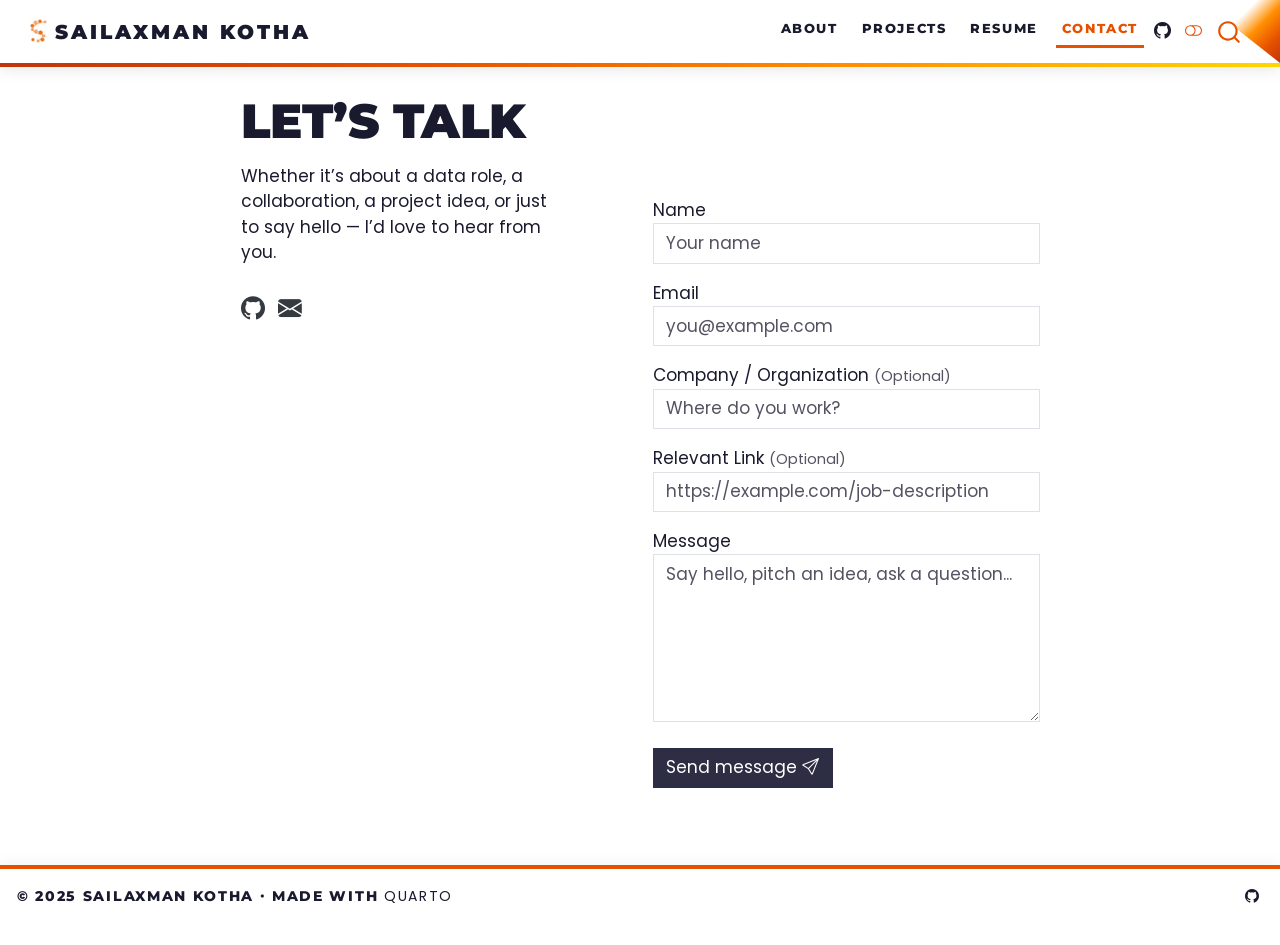
<file: docs/contact.html>
<!DOCTYPE html>
<html xmlns="http://www.w3.org/1999/xhtml" lang="en" xml:lang="en"><head>

<meta charset="utf-8">
<meta name="generator" content="quarto-1.9.37">

<meta name="viewport" content="width=device-width, initial-scale=1.0, user-scalable=yes">


<title>Sailaxman Kotha - Contact – Sailaxman Kotha</title>
<style>
/* Default styles provided by pandoc.
** See https://pandoc.org/MANUAL.html#variables-for-html for config info.
*/
code{white-space: pre-wrap;}
span.smallcaps{font-variant: small-caps;}
div.columns{display: flex; gap: min(4vw, 1.5em);}
div.column{flex: auto; overflow-x: auto;}
div.hanging-indent{margin-left: 1.5em; text-indent: -1.5em;}
ul.task-list{list-style: none;}
ul.task-list li input[type="checkbox"] {
  width: 0.8em;
  margin: 0 0.8em 0.2em -1em; /* quarto-specific, see https://github.com/quarto-dev/quarto-cli/issues/4556 */ 
  vertical-align: middle;
}
</style>


<script src="site_libs/quarto-nav/quarto-nav.js"></script>
<script src="site_libs/quarto-nav/headroom.min.js"></script>
<script src="site_libs/clipboard/clipboard.min.js"></script>
<script src="site_libs/quarto-search/autocomplete.umd.js"></script>
<script src="site_libs/quarto-search/fuse.min.js"></script>
<script src="site_libs/quarto-search/quarto-search.js"></script>
<meta name="quarto:offset" content="./">
<link href="./assets/silvia/img/sk-mark.png" rel="icon" type="image/png">
<script src="site_libs/quarto-html/quarto.js" type="module"></script>
<script src="site_libs/quarto-html/tabsets/tabsets.js" type="module"></script>
<script src="site_libs/quarto-html/popper.min.js"></script>
<script src="site_libs/quarto-html/tippy.umd.min.js"></script>
<script src="site_libs/quarto-html/anchor.min.js"></script>
<link href="site_libs/quarto-html/tippy.css" rel="stylesheet">
<link href="site_libs/quarto-html/quarto-syntax-highlighting-b15d62f4470485926637009d87ddee4d.css" rel="stylesheet" class="quarto-color-scheme" id="quarto-text-highlighting-styles">
<link href="site_libs/quarto-html/quarto-syntax-highlighting-dark-2f25ab86b789b8617de56a0d16dc964e.css" rel="stylesheet" class="quarto-color-scheme quarto-color-alternate" id="quarto-text-highlighting-styles">
<link href="site_libs/quarto-html/quarto-syntax-highlighting-b15d62f4470485926637009d87ddee4d.css" rel="stylesheet" class="quarto-color-scheme-extra" id="quarto-text-highlighting-styles">
<script src="site_libs/bootstrap/bootstrap.min.js"></script>
<link href="site_libs/bootstrap/bootstrap-icons.css" rel="stylesheet">
<link href="site_libs/bootstrap/bootstrap-7d519aaac91ba4b1b08c3138707953ca.min.css" rel="stylesheet" append-hash="true" class="quarto-color-scheme" id="quarto-bootstrap" data-mode="light">
<link href="site_libs/bootstrap/bootstrap-dark-92a0d3120bfd549433a518ac1954f90f.min.css" rel="stylesheet" append-hash="true" class="quarto-color-scheme quarto-color-alternate" id="quarto-bootstrap" data-mode="dark">
<link href="site_libs/bootstrap/bootstrap-7d519aaac91ba4b1b08c3138707953ca.min.css" rel="stylesheet" append-hash="true" class="quarto-color-scheme-extra" id="quarto-bootstrap" data-mode="light">
<script id="quarto-search-options" type="application/json">{
  "location": "navbar",
  "copy-button": false,
  "collapse-after": 3,
  "panel-placement": "end",
  "type": "overlay",
  "limit": 50,
  "keyboard-shortcut": [
    "f",
    "/",
    "s"
  ],
  "show-item-context": false,
  "language": {
    "search-no-results-text": "No results",
    "search-matching-documents-text": "matching documents",
    "search-copy-link-title": "Copy link to search",
    "search-hide-matches-text": "Hide additional matches",
    "search-more-match-text": "more match in this document",
    "search-more-matches-text": "more matches in this document",
    "search-clear-button-title": "Clear",
    "search-text-placeholder": "",
    "search-detached-cancel-button-title": "Cancel",
    "search-submit-button-title": "Submit",
    "search-label": "Search"
  }
}</script>
<!-- Google Search Console verification placeholder -->
<link rel="stylesheet" href="assets/contact.css">


<meta name="twitter:title" content="Sailaxman Kotha - Contact">
<meta name="twitter:creator" content="@Kslaxman">
<meta name="twitter:site" content="@Kslaxman">
<meta name="twitter:card" content="summary_large_image">
</head>

<body class="nav-fixed fullcontent quarto-light"><script id="quarto-html-before-body" type="application/javascript">
    const toggleBodyColorMode = (bsSheetEl) => {
      const mode = bsSheetEl.getAttribute("data-mode");
      const bodyEl = window.document.querySelector("body");
      if (mode === "dark") {
        bodyEl.classList.add("quarto-dark");
        bodyEl.classList.remove("quarto-light");
      } else {
        bodyEl.classList.add("quarto-light");
        bodyEl.classList.remove("quarto-dark");
      }
    }
    const toggleBodyColorPrimary = () => {
      const bsSheetEl = window.document.querySelector("link#quarto-bootstrap:not([rel=disabled-stylesheet])");
      if (bsSheetEl) {
        toggleBodyColorMode(bsSheetEl);
      }
    }
    const setColorSchemeToggle = (alternate) => {
      const toggles = window.document.querySelectorAll('.quarto-color-scheme-toggle');
      for (let i=0; i < toggles.length; i++) {
        const toggle = toggles[i];
        if (toggle) {
          if (alternate) {
            toggle.classList.add("alternate");
          } else {
            toggle.classList.remove("alternate");
          }
        }
      }
    };
    const toggleColorMode = (alternate) => {
      // Switch the stylesheets
      const primaryStylesheets = window.document.querySelectorAll('link.quarto-color-scheme:not(.quarto-color-alternate)');
      const alternateStylesheets = window.document.querySelectorAll('link.quarto-color-scheme.quarto-color-alternate');
      manageTransitions('#quarto-margin-sidebar .nav-link', false);
      if (alternate) {
        // note: dark is layered on light, we don't disable primary!
        enableStylesheet(alternateStylesheets);
        for (const sheetNode of alternateStylesheets) {
          if (sheetNode.id === "quarto-bootstrap") {
            toggleBodyColorMode(sheetNode);
          }
        }
      } else {
        disableStylesheet(alternateStylesheets);
        enableStylesheet(primaryStylesheets)
        toggleBodyColorPrimary();
      }
      manageTransitions('#quarto-margin-sidebar .nav-link', true);
      // Switch the toggles
      setColorSchemeToggle(alternate)
      // Hack to workaround the fact that safari doesn't
      // properly recolor the scrollbar when toggling (#1455)
      if (navigator.userAgent.indexOf('Safari') > 0 && navigator.userAgent.indexOf('Chrome') == -1) {
        manageTransitions("body", false);
        window.scrollTo(0, 1);
        setTimeout(() => {
          window.scrollTo(0, 0);
          manageTransitions("body", true);
        }, 40);
      }
    }
    const disableStylesheet = (stylesheets) => {
      for (let i=0; i < stylesheets.length; i++) {
        const stylesheet = stylesheets[i];
        stylesheet.rel = 'disabled-stylesheet';
      }
    }
    const enableStylesheet = (stylesheets) => {
      for (let i=0; i < stylesheets.length; i++) {
        const stylesheet = stylesheets[i];
        if(stylesheet.rel !== 'stylesheet') { // for Chrome, which will still FOUC without this check
          stylesheet.rel = 'stylesheet';
        }
      }
    }
    const manageTransitions = (selector, allowTransitions) => {
      const els = window.document.querySelectorAll(selector);
      for (let i=0; i < els.length; i++) {
        const el = els[i];
        if (allowTransitions) {
          el.classList.remove('notransition');
        } else {
          el.classList.add('notransition');
        }
      }
    }
    const isFileUrl = () => {
      return window.location.protocol === 'file:';
    }
    const hasAlternateSentinel = () => {
      let styleSentinel = getColorSchemeSentinel();
      if (styleSentinel !== null) {
        return styleSentinel === "alternate";
      } else {
        return false;
      }
    }
    const setStyleSentinel = (alternate) => {
      const value = alternate ? "alternate" : "default";
      if (!isFileUrl()) {
        window.localStorage.setItem("quarto-color-scheme", value);
      } else {
        localAlternateSentinel = value;
      }
    }
    const getColorSchemeSentinel = () => {
      if (!isFileUrl()) {
        const storageValue = window.localStorage.getItem("quarto-color-scheme");
        return storageValue != null ? storageValue : localAlternateSentinel;
      } else {
        return localAlternateSentinel;
      }
    }
    const toggleGiscusIfUsed = (isAlternate, darkModeDefault) => {
      const baseTheme = document.querySelector('#giscus-base-theme')?.value ?? 'light';
      const alternateTheme = document.querySelector('#giscus-alt-theme')?.value ?? 'dark';
      let newTheme = '';
      if(authorPrefersDark) {
        newTheme = isAlternate ? baseTheme : alternateTheme;
      } else {
        newTheme = isAlternate ? alternateTheme : baseTheme;
      }
      const changeGiscusTheme = () => {
        // From: https://github.com/giscus/giscus/issues/336
        const sendMessage = (message) => {
          const iframe = document.querySelector('iframe.giscus-frame');
          if (!iframe) return;
          iframe.contentWindow.postMessage({ giscus: message }, 'https://giscus.app');
        }
        sendMessage({
          setConfig: {
            theme: newTheme
          }
        });
      }
      const isGiscussLoaded = window.document.querySelector('iframe.giscus-frame') !== null;
      if (isGiscussLoaded) {
        changeGiscusTheme();
      }
    };
    const authorPrefersDark = false;
    const darkModeDefault = authorPrefersDark;
      document.querySelector('link#quarto-text-highlighting-styles.quarto-color-scheme-extra').rel = 'disabled-stylesheet';
      document.querySelector('link#quarto-bootstrap.quarto-color-scheme-extra').rel = 'disabled-stylesheet';
    let localAlternateSentinel = darkModeDefault ? 'alternate' : 'default';
    // Dark / light mode switch
    window.quartoToggleColorScheme = () => {
      // Read the current dark / light value
      let toAlternate = !hasAlternateSentinel();
      toggleColorMode(toAlternate);
      setStyleSentinel(toAlternate);
      toggleGiscusIfUsed(toAlternate, darkModeDefault);
      window.dispatchEvent(new Event('resize'));
    };
    // Switch to dark mode if need be
    if (hasAlternateSentinel()) {
      toggleColorMode(true);
    } else {
      toggleColorMode(false);
    }
  </script>

<div id="quarto-search-results"></div>
  <header id="quarto-header" class="headroom fixed-top">
    <nav class="navbar navbar-expand-lg " data-bs-theme="dark">
      <div class="navbar-container container-fluid">
      <div class="navbar-brand-container mx-auto">
    <a href="./index.html" class="navbar-brand navbar-brand-logo">
    <img src="./assets/silvia/img/sk-mark.png" alt="" class="navbar-logo light-content">
    <img src="./assets/silvia/img/sk-mark.png" alt="" class="navbar-logo dark-content">
    </a>
    <a class="navbar-brand" href="./index.html">
    <span class="navbar-title">Sailaxman Kotha</span>
    </a>
  </div>
            <div id="quarto-search" class="" title="Search"></div>
          <button class="navbar-toggler" type="button" data-bs-toggle="collapse" data-bs-target="#navbarCollapse" aria-controls="navbarCollapse" role="menu" aria-expanded="false" aria-label="Toggle navigation" onclick="if (window.quartoToggleHeadroom) { window.quartoToggleHeadroom(); }">
  <span class="navbar-toggler-icon"></span>
</button>
          <div class="collapse navbar-collapse" id="navbarCollapse">
            <ul class="navbar-nav navbar-nav-scroll ms-auto">
  <li class="nav-item">
    <a class="nav-link" href="./about.html"> 
<span class="menu-text">About</span></a>
  </li>  
  <li class="nav-item">
    <a class="nav-link" href="./project/index.html"> 
<span class="menu-text">Projects</span></a>
  </li>  
  <li class="nav-item">
    <a class="nav-link" href="https://drive.google.com/file/d/1L9cIjQbcR1oxymdFYZfBnfbqHqUYoQzF/view"> 
<span class="menu-text">Resume</span></a>
  </li>  
  <li class="nav-item">
    <a class="nav-link active" href="./contact.html" aria-current="page"> 
<span class="menu-text">Contact</span></a>
  </li>  
</ul>
          </div> <!-- /navcollapse -->
            <div class="quarto-navbar-tools tools-wide">
        <a href="https://github.com/Kslaxman" title="" class="quarto-navigation-tool px-1" aria-label=""><i class="bi bi-github"></i></a>
  <a href="" class="quarto-color-scheme-toggle quarto-navigation-tool  px-1" onclick="window.quartoToggleColorScheme(); return false;" title="Toggle dark mode"><i class="bi"></i></a>
</div>
      </div> <!-- /container-fluid -->
    </nav>
</header>
<!-- content -->
<div id="quarto-content" class="quarto-container page-columns page-rows-contents page-layout-article page-navbar">
<!-- sidebar -->
<!-- margin-sidebar -->
    
<!-- main -->
<main class="content" id="quarto-document-content"><header id="title-block-header" class="quarto-title-block"><h1 class="title display-7">Let’s talk <i class="fa-solid fa-feather-pointed"></i></h1></header>





<div class="grid">
<div id="note" class="g-col-12 g-col-md-5">
<section id="lets-talk" class="level1">

<p>Whether it’s about a data role, a collaboration, a project idea, or just to say hello — I’d love to hear from you.</p>
<div style="margin-top: 1.5em;">
<p><a class="link-dark me-2" href="https://github.com/Kslaxman" title="GitHub" target="_blank" rel="noopener"><i class="bi bi-github" style="font-size: 1.4em;"></i></a> <a class="link-dark me-2" href="mailto:sailaxmankotha@gmail.com" title="Email" target="_blank" rel="noopener"><i class="bi bi-envelope-fill" style="font-size: 1.4em;"></i></a></p>
</div>
</section>
</div>
<div class="g-col-0 d-none d-md-block g-col-md-1">

</div>
<div id="form" class="g-col-12 g-col-md-6">
<form id="contact-form" action="https://formspree.io/f/mnjgydvk" method="POST" accept-charset="utf-8">
<p><label for="full-name">Name</label> <input type="text" name="name" id="full-name" class="form-control" placeholder="Your name" required=""></p>
<p><label for="email-address">Email</label> <input type="email" name="_replyto" id="email-address" class="form-control" placeholder="you@example.com" required=""></p>
<div class="mt-3">
<p><label for="company">Company / Organization <span class="text-muted" style="font-size: 0.85em;">(Optional)</span></label> <input type="text" name="company" id="company" class="form-control" placeholder="Where do you work?"></p>
</div>
<div class="mt-3">
<p><label for="link">Relevant Link <span class="text-muted" style="font-size: 0.85em;">(Optional)</span></label> <input type="url" name="link" id="link" class="form-control" placeholder="https://example.com/job-description"></p>
</div>
<div class="mt-3">
<label for="message">Message</label>
<textarea rows="6" name="message" id="message" class="form-control" placeholder="Say hello, pitch an idea, ask a question..." required=""></textarea>
</div>
<button type="submit" class="btn btn-primary mt-4">
Send message <i class="bi bi-send"></i>
</button>
</form>
<div id="form-success" class="alert alert-success mt-4" style="display: none;">
<h5 class="alert-heading mb-2 anchored">
Message sent successfully! <i class="bi bi-check-circle-fill"></i>
</h5>
<p class="mb-1">
Thank you for reaching out. I’ll get back to you soon.
</p>
<p class="mb-0 text-muted" style="font-size: 0.9em;">
Returning to form in <span id="countdown" style="font-weight: bold;">10</span> seconds…
</p>
</div>
<script>
document.addEventListener("DOMContentLoaded", function() {
  const form = document.getElementById('contact-form');
  const successMessage = document.getElementById('form-success');
  const countdownSpan = document.getElementById('countdown');

  form.addEventListener('submit', async function(event) {
    event.preventDefault();
    const data = new FormData(event.target);
    
    const btn = form.querySelector('button[type="submit"]');
    const originalText = btn.innerHTML;
    btn.innerHTML = 'Sending... <i class="bi bi-hourglass-split"></i>';
    btn.disabled = true;

    try {
      const response = await fetch(event.target.action, {
        method: form.method,
        body: data,
        headers: {
            'Accept': 'application/json'
        }
      });
      
      if (response.ok) {
        form.reset();
        form.style.display = 'none';
        successMessage.style.display = 'block';
        
        let secondsLeft = 10;
        countdownSpan.innerText = secondsLeft;
        
        const interval = setInterval(() => {
          secondsLeft--;
          countdownSpan.innerText = secondsLeft;
          if (secondsLeft <= 0) {
            clearInterval(interval);
            successMessage.style.display = 'none';
            form.style.display = 'block';
          }
        }, 1000);
      } else {
        alert("Oops! There was a problem submitting your form.");
      }
    } catch (error) {
      alert("Oops! There was a problem submitting your form.");
    } finally {
      btn.innerHTML = originalText;
      btn.disabled = false;
    }
  });
});
</script>
</div>
</div>
<!-- end grid -->



<a onclick="window.scrollTo(0, 0); return false;" role="button" id="quarto-back-to-top"><i class="bi bi-arrow-up"></i> Back to top</a></main> <!-- /main -->
<script id="quarto-html-after-body" type="application/javascript">
  window.document.addEventListener("DOMContentLoaded", function (event) {
    // Ensure there is a toggle, if there isn't float one in the top right
    if (window.document.querySelector('.quarto-color-scheme-toggle') === null) {
      const a = window.document.createElement('a');
      a.classList.add('top-right');
      a.classList.add('quarto-color-scheme-toggle');
      a.href = "";
      a.onclick = function() { try { window.quartoToggleColorScheme(); } catch {} return false; };
      const i = window.document.createElement("i");
      i.classList.add('bi');
      a.appendChild(i);
      window.document.body.appendChild(a);
    }
    setColorSchemeToggle(hasAlternateSentinel())
    const icon = "";
    const anchorJS = new window.AnchorJS();
    anchorJS.options = {
      placement: 'right',
      icon: icon
    };
    anchorJS.add('.anchored');
    const isCodeAnnotation = (el) => {
      for (const clz of el.classList) {
        if (clz.startsWith('code-annotation-')) {                     
          return true;
        }
      }
      return false;
    }
    const onCopySuccess = function(e) {
      // button target
      const button = e.trigger;
      // don't keep focus
      button.blur();
      // flash "checked"
      button.classList.add('code-copy-button-checked');
      var currentTitle = button.getAttribute("title");
      button.setAttribute("title", "Copied!");
      let tooltip;
      if (window.bootstrap) {
        button.setAttribute("data-bs-toggle", "tooltip");
        button.setAttribute("data-bs-placement", "left");
        button.setAttribute("data-bs-title", "Copied!");
        tooltip = new bootstrap.Tooltip(button, 
          { trigger: "manual", 
            customClass: "code-copy-button-tooltip",
            offset: [0, -8]});
        tooltip.show();    
      }
      setTimeout(function() {
        if (tooltip) {
          tooltip.hide();
          button.removeAttribute("data-bs-title");
          button.removeAttribute("data-bs-toggle");
          button.removeAttribute("data-bs-placement");
        }
        button.setAttribute("title", currentTitle);
        button.classList.remove('code-copy-button-checked');
      }, 1000);
      // clear code selection
      e.clearSelection();
    }
    const getTextToCopy = function(trigger) {
      const outerScaffold = trigger.parentElement.cloneNode(true);
      const codeEl = outerScaffold.querySelector('code');
      for (const childEl of codeEl.children) {
        if (isCodeAnnotation(childEl)) {
          childEl.remove();
        }
      }
      return codeEl.innerText;
    }
    const clipboard = new window.ClipboardJS('.code-copy-button:not([data-in-quarto-modal])', {
      text: getTextToCopy
    });
    clipboard.on('success', onCopySuccess);
    if (window.document.getElementById('quarto-embedded-source-code-modal')) {
      const clipboardModal = new window.ClipboardJS('.code-copy-button[data-in-quarto-modal]', {
        text: getTextToCopy,
        container: window.document.getElementById('quarto-embedded-source-code-modal')
      });
      clipboardModal.on('success', onCopySuccess);
    }
      var localhostRegex = new RegExp(/^(?:http|https):\/\/localhost\:?[0-9]*\//);
      var mailtoRegex = new RegExp(/^mailto:/);
        var filterRegex = new RegExp('/' + window.location.host + '/');
      var isInternal = (href) => {
          return filterRegex.test(href) || localhostRegex.test(href) || mailtoRegex.test(href);
      }
      // Inspect non-navigation links and adorn them if external
     var links = window.document.querySelectorAll('a[href]:not(.nav-link):not(.navbar-brand):not(.toc-action):not(.sidebar-link):not(.sidebar-item-toggle):not(.pagination-link):not(.no-external):not([aria-hidden]):not(.dropdown-item):not(.quarto-navigation-tool):not(.about-link)');
      for (var i=0; i<links.length; i++) {
        const link = links[i];
        if (!isInternal(link.href)) {
          // undo the damage that might have been done by quarto-nav.js in the case of
          // links that we want to consider external
          if (link.dataset.originalHref !== undefined) {
            link.href = link.dataset.originalHref;
          }
        }
      }
    function tippyHover(el, contentFn, onTriggerFn, onUntriggerFn) {
      const config = {
        allowHTML: true,
        maxWidth: 500,
        delay: 100,
        arrow: false,
        appendTo: function(el) {
            return el.parentElement;
        },
        interactive: true,
        interactiveBorder: 10,
        theme: 'quarto',
        placement: 'bottom-start',
      };
      if (contentFn) {
        config.content = contentFn;
      }
      if (onTriggerFn) {
        config.onTrigger = onTriggerFn;
      }
      if (onUntriggerFn) {
        config.onUntrigger = onUntriggerFn;
      }
      window.tippy(el, config); 
    }
    const noterefs = window.document.querySelectorAll('a[role="doc-noteref"]');
    for (var i=0; i<noterefs.length; i++) {
      const ref = noterefs[i];
      tippyHover(ref, function() {
        // use id or data attribute instead here
        let href = ref.getAttribute('data-footnote-href') || ref.getAttribute('href');
        try { href = new URL(href).hash; } catch {}
        const id = href.replace(/^#\/?/, "");
        const note = window.document.getElementById(id);
        if (note) {
          return note.innerHTML;
        } else {
          return "";
        }
      });
    }
    const xrefs = window.document.querySelectorAll('a.quarto-xref');
    const processXRef = (id, note) => {
      // Strip column container classes
      const stripColumnClz = (el) => {
        el.classList.remove("page-full", "page-columns");
        if (el.children) {
          for (const child of el.children) {
            stripColumnClz(child);
          }
        }
      }
      stripColumnClz(note)
      if (id === null || id.startsWith('sec-')) {
        // Special case sections, only their first couple elements
        const container = document.createElement("div");
        if (note.children && note.children.length > 2) {
          container.appendChild(note.children[0].cloneNode(true));
          for (let i = 1; i < note.children.length; i++) {
            const child = note.children[i];
            if (child.tagName === "P" && child.innerText === "") {
              continue;
            } else {
              container.appendChild(child.cloneNode(true));
              break;
            }
          }
          if (window.Quarto?.typesetMath) {
            window.Quarto.typesetMath(container);
          }
          return container.innerHTML
        } else {
          if (window.Quarto?.typesetMath) {
            window.Quarto.typesetMath(note);
          }
          return note.innerHTML;
        }
      } else {
        // Remove any anchor links if they are present
        const anchorLink = note.querySelector('a.anchorjs-link');
        if (anchorLink) {
          anchorLink.remove();
        }
        if (window.Quarto?.typesetMath) {
          window.Quarto.typesetMath(note);
        }
        if (note.classList.contains("callout")) {
          return note.outerHTML;
        } else {
          return note.innerHTML;
        }
      }
    }
    for (var i=0; i<xrefs.length; i++) {
      const xref = xrefs[i];
      tippyHover(xref, undefined, function(instance) {
        instance.disable();
        let url = xref.getAttribute('href');
        let hash = undefined; 
        if (url.startsWith('#')) {
          hash = url;
        } else {
          try { hash = new URL(url).hash; } catch {}
        }
        if (hash) {
          const id = hash.replace(/^#\/?/, "");
          const note = window.document.getElementById(id);
          if (note !== null) {
            try {
              const html = processXRef(id, note.cloneNode(true));
              instance.setContent(html);
            } finally {
              instance.enable();
              instance.show();
            }
          } else {
            // See if we can fetch this
            fetch(url.split('#')[0])
            .then(res => res.text())
            .then(html => {
              const parser = new DOMParser();
              const htmlDoc = parser.parseFromString(html, "text/html");
              const note = htmlDoc.getElementById(id);
              if (note !== null) {
                const html = processXRef(id, note);
                instance.setContent(html);
              } 
            }).finally(() => {
              instance.enable();
              instance.show();
            });
          }
        } else {
          // See if we can fetch a full url (with no hash to target)
          // This is a special case and we should probably do some content thinning / targeting
          fetch(url)
          .then(res => res.text())
          .then(html => {
            const parser = new DOMParser();
            const htmlDoc = parser.parseFromString(html, "text/html");
            const note = htmlDoc.querySelector('main.content');
            if (note !== null) {
              // This should only happen for chapter cross references
              // (since there is no id in the URL)
              // remove the first header
              if (note.children.length > 0 && note.children[0].tagName === "HEADER") {
                note.children[0].remove();
              }
              const html = processXRef(null, note);
              instance.setContent(html);
            } 
          }).finally(() => {
            instance.enable();
            instance.show();
          });
        }
      }, function(instance) {
      });
    }
        let selectedAnnoteEl;
        const selectorForAnnotation = ( cell, annotation) => {
          let cellAttr = 'data-code-cell="' + cell + '"';
          let lineAttr = 'data-code-annotation="' +  annotation + '"';
          const selector = 'span[' + cellAttr + '][' + lineAttr + ']';
          return selector;
        }
        const selectCodeLines = (annoteEl) => {
          const doc = window.document;
          const targetCell = annoteEl.getAttribute("data-target-cell");
          const targetAnnotation = annoteEl.getAttribute("data-target-annotation");
          const annoteSpan = window.document.querySelector(selectorForAnnotation(targetCell, targetAnnotation));
          const lines = annoteSpan.getAttribute("data-code-lines").split(",");
          const lineIds = lines.map((line) => {
            return targetCell + "-" + line;
          })
          let top = null;
          let height = null;
          let parent = null;
          if (lineIds.length > 0) {
              //compute the position of the single el (top and bottom and make a div)
              const el = window.document.getElementById(lineIds[0]);
              top = el.offsetTop;
              height = el.offsetHeight;
              parent = el.parentElement.parentElement;
            if (lineIds.length > 1) {
              const lastEl = window.document.getElementById(lineIds[lineIds.length - 1]);
              const bottom = lastEl.offsetTop + lastEl.offsetHeight;
              height = bottom - top;
            }
            if (top !== null && height !== null && parent !== null) {
              // cook up a div (if necessary) and position it 
              let div = window.document.getElementById("code-annotation-line-highlight");
              if (div === null) {
                div = window.document.createElement("div");
                div.setAttribute("id", "code-annotation-line-highlight");
                div.style.position = 'absolute';
                parent.appendChild(div);
              }
              div.style.top = top - 2 + "px";
              div.style.height = height + 4 + "px";
              div.style.left = 0;
              let gutterDiv = window.document.getElementById("code-annotation-line-highlight-gutter");
              if (gutterDiv === null) {
                gutterDiv = window.document.createElement("div");
                gutterDiv.setAttribute("id", "code-annotation-line-highlight-gutter");
                gutterDiv.style.position = 'absolute';
                const codeCell = window.document.getElementById(targetCell);
                const gutter = codeCell.querySelector('.code-annotation-gutter');
                gutter.appendChild(gutterDiv);
              }
              gutterDiv.style.top = top - 2 + "px";
              gutterDiv.style.height = height + 4 + "px";
            }
            selectedAnnoteEl = annoteEl;
          }
        };
        const unselectCodeLines = () => {
          const elementsIds = ["code-annotation-line-highlight", "code-annotation-line-highlight-gutter"];
          elementsIds.forEach((elId) => {
            const div = window.document.getElementById(elId);
            if (div) {
              div.remove();
            }
          });
          selectedAnnoteEl = undefined;
        };
          // Handle positioning of the toggle
      window.addEventListener(
        "resize",
        throttle(() => {
          elRect = undefined;
          if (selectedAnnoteEl) {
            selectCodeLines(selectedAnnoteEl);
          }
        }, 10)
      );
      function throttle(fn, ms) {
      let throttle = false;
      let timer;
        return (...args) => {
          if(!throttle) { // first call gets through
              fn.apply(this, args);
              throttle = true;
          } else { // all the others get throttled
              if(timer) clearTimeout(timer); // cancel #2
              timer = setTimeout(() => {
                fn.apply(this, args);
                timer = throttle = false;
              }, ms);
          }
        };
      }
        // Attach click handler to the DT
        const annoteDls = window.document.querySelectorAll('dt[data-target-cell]');
        for (const annoteDlNode of annoteDls) {
          annoteDlNode.addEventListener('click', (event) => {
            const clickedEl = event.target;
            if (clickedEl !== selectedAnnoteEl) {
              unselectCodeLines();
              const activeEl = window.document.querySelector('dt[data-target-cell].code-annotation-active');
              if (activeEl) {
                activeEl.classList.remove('code-annotation-active');
              }
              selectCodeLines(clickedEl);
              clickedEl.classList.add('code-annotation-active');
            } else {
              // Unselect the line
              unselectCodeLines();
              clickedEl.classList.remove('code-annotation-active');
            }
          });
        }
    const findCites = (el) => {
      const parentEl = el.parentElement;
      if (parentEl) {
        const cites = parentEl.dataset.cites;
        if (cites) {
          return {
            el,
            cites: cites.split(' ')
          };
        } else {
          return findCites(el.parentElement)
        }
      } else {
        return undefined;
      }
    };
    var bibliorefs = window.document.querySelectorAll('a[role="doc-biblioref"]');
    for (var i=0; i<bibliorefs.length; i++) {
      const ref = bibliorefs[i];
      const citeInfo = findCites(ref);
      if (citeInfo) {
        tippyHover(citeInfo.el, function() {
          var popup = window.document.createElement('div');
          citeInfo.cites.forEach(function(cite) {
            var citeDiv = window.document.createElement('div');
            citeDiv.classList.add('hanging-indent');
            citeDiv.classList.add('csl-entry');
            var biblioDiv = window.document.getElementById('ref-' + cite);
            if (biblioDiv) {
              citeDiv.innerHTML = biblioDiv.innerHTML;
            }
            popup.appendChild(citeDiv);
          });
          return popup.innerHTML;
        });
      }
    }
  });
  </script>
</div> <!-- /content -->
<footer class="footer">
  <div class="nav-footer">
    <div class="nav-footer-left">
<p>© 2025 Sailaxman Kotha ∙ Made with <a href="https://quarto.org">Quarto</a></p>
</div>   
    <div class="nav-footer-center">
      &nbsp;
    </div>
    <div class="nav-footer-right">
<p><a class="me-1" href="https://github.com/Kslaxman" title="github" target="_blank" rel="noopener"><i class="bi bi-github"></i></a></p>
</div>
  </div>
</footer>




</body></html>
</file>
<file: docs/site_libs/quarto-html/tippy.css>
.tippy-box[data-animation=fade][data-state=hidden]{opacity:0}[data-tippy-root]{max-width:calc(100vw - 10px)}.tippy-box{position:relative;background-color:#333;color:#fff;border-radius:4px;font-size:14px;line-height:1.4;white-space:normal;outline:0;transition-property:transform,visibility,opacity}.tippy-box[data-placement^=top]>.tippy-arrow{bottom:0}.tippy-box[data-placement^=top]>.tippy-arrow:before{bottom:-7px;left:0;border-width:8px 8px 0;border-top-color:initial;transform-origin:center top}.tippy-box[data-placement^=bottom]>.tippy-arrow{top:0}.tippy-box[data-placement^=bottom]>.tippy-arrow:before{top:-7px;left:0;border-width:0 8px 8px;border-bottom-color:initial;transform-origin:center bottom}.tippy-box[data-placement^=left]>.tippy-arrow{right:0}.tippy-box[data-placement^=left]>.tippy-arrow:before{border-width:8px 0 8px 8px;border-left-color:initial;right:-7px;transform-origin:center left}.tippy-box[data-placement^=right]>.tippy-arrow{left:0}.tippy-box[data-placement^=right]>.tippy-arrow:before{left:-7px;border-width:8px 8px 8px 0;border-right-color:initial;transform-origin:center right}.tippy-box[data-inertia][data-state=visible]{transition-timing-function:cubic-bezier(.54,1.5,.38,1.11)}.tippy-arrow{width:16px;height:16px;color:#333}.tippy-arrow:before{content:"";position:absolute;border-color:transparent;border-style:solid}.tippy-content{position:relative;padding:5px 9px;z-index:1}
</file>
<file: docs/site_libs/quarto-html/quarto-syntax-highlighting-b15d62f4470485926637009d87ddee4d.css>
/* quarto syntax highlight colors */
:root {
  --quarto-hl-ot-color: #d91e18;
  --quarto-hl-at-color: #2e4963;
  --quarto-hl-ss-color: #008000;
  --quarto-hl-an-color: #2e4963;
  --quarto-hl-fu-color: #002642;
  --quarto-hl-st-color: #008000;
  --quarto-hl-cf-color: #d91e18;
  --quarto-hl-op-color: #d91e18;
  --quarto-hl-er-color: #f00;
  --quarto-hl-bn-color: #002642;
  --quarto-hl-al-color: #f00;
  --quarto-hl-va-color: #002642;
  --quarto-hl-bu-color: #002642;
  --quarto-hl-pp-color: #a23e02;
  --quarto-hl-in-color: #696969;
  --quarto-hl-vs-color: #008000;
  --quarto-hl-wa-color: #a23e02;
  --quarto-hl-do-color: #696969;
  --quarto-hl-ch-color: #008000;
  --quarto-hl-dt-color: #a23e02;
  --quarto-hl-fl-color: #002642;
  --quarto-hl-co-color: #696969;
  --quarto-hl-cv-color: #696969;
  --quarto-hl-cn-color: #002642;
  --quarto-hl-sc-color: #d91e18;
  --quarto-hl-dv-color: #002642;
  --quarto-hl-kw-color: #d91e18;
}

/* other quarto variables */
:root {
  --quarto-font-monospace: "JetBrains Mono", SFMono-Regular, Menlo, Monaco, monospace;
}

/* syntax highlight based on Pandoc's rules */
/* Alert */
code span.al {
  color: #f00;
  font-weight: bold;
}

/* Annotation */
code span.an {
  color: #2e4963;
  font-weight: bold;
}

/* Attribute */
code span.at {
  color: #2e4963;
}

/* BaseN */
code span.bn {
  color: #002642;
}

/* BuiltIn */
code span.bu {
  color: #002642;
}

/* ControlFlow */
code span.cf {
  color: #d91e18;
}

/* Char */
code span.ch {
  color: #008000;
}

/* Constant */
code span.cn {
  color: #002642;
}

/* Comment */
code span.co {
  color: #696969;
  font-style: italic;
}

/* CommentVar */
code span.cv {
  color: #696969;
  font-weight: bold;
  font-style: italic;
}

/* Documentation */
code span.do {
  color: #696969;
  font-style: italic;
}

/* DataType */
code span.dt {
  color: #a23e02;
}

/* DecVal */
code span.dv {
  color: #002642;
}

/* Error */
code span.er {
  color: #f00;
  font-weight: bold;
}

/* Extension */
/* Float */
code span.fl {
  color: #002642;
}

/* Function */
code span.fu {
  color: #002642;
}

/* Import */
/* Information */
code span.in {
  color: #696969;
}

/* Keyword */
code span.kw {
  color: #d91e18;
}

/* Operator */
code span.op {
  color: #d91e18;
}

/* Other */
code span.ot {
  color: #d91e18;
}

/* Preprocessor */
code span.pp {
  color: #a23e02;
}

/* SpecialChar */
code span.sc {
  color: #d91e18;
}

/* SpecialString */
code span.ss {
  color: #008000;
}

/* String */
code span.st {
  color: #008000;
}

/* Variable */
code span.va {
  color: #002642;
}

/* VerbatimString */
code span.vs {
  color: #008000;
}

/* Warning */
code span.wa {
  color: #a23e02;
  font-weight: bold;
}

.prevent-inlining {
  content: "</";
}

/*# sourceMappingURL=85191677f367b9a38916704e7d1619ff.css.map */
</file>
<file: docs/site_libs/quarto-html/quarto-syntax-highlighting-dark-2f25ab86b789b8617de56a0d16dc964e.css>
/* quarto syntax highlight colors */
:root {
  --quarto-hl-ot-color: #ffd700;
  --quarto-hl-at-color: #ffd700;
  --quarto-hl-ss-color: #abe338;
  --quarto-hl-an-color: #d4d0ab;
  --quarto-hl-fu-color: #ffd700;
  --quarto-hl-st-color: #abe338;
  --quarto-hl-cf-color: #ffa07a;
  --quarto-hl-op-color: #00e0e0;
  --quarto-hl-er-color: #f00;
  --quarto-hl-bn-color: #f5ab35;
  --quarto-hl-al-color: #f00;
  --quarto-hl-va-color: #ffd700;
  --quarto-hl-bu-color: #ffd700;
  --quarto-hl-pp-color: #f5ab35;
  --quarto-hl-in-color: #d4d0ab;
  --quarto-hl-vs-color: #abe338;
  --quarto-hl-wa-color: #f5ab35;
  --quarto-hl-do-color: #d4d0ab;
  --quarto-hl-ch-color: #abe338;
  --quarto-hl-dt-color: #ffa07a;
  --quarto-hl-fl-color: #f5ab35;
  --quarto-hl-co-color: #d4d0ab;
  --quarto-hl-cv-color: #d4d0ab;
  --quarto-hl-cn-color: #ffd700;
  --quarto-hl-sc-color: #ffa07a;
  --quarto-hl-dv-color: #f5ab35;
  --quarto-hl-kw-color: #ffa07a;
}

/* other quarto variables */
:root {
  --quarto-font-monospace: "JetBrains Mono", SFMono-Regular, Menlo, Monaco, monospace;
}

/* syntax highlight based on Pandoc's rules */
/* Alert */
code span.al {
  color: #f00;
  font-weight: bold;
}

/* Annotation */
code span.an {
  color: #d4d0ab;
  font-weight: bold;
}

/* Attribute */
code span.at {
  color: #ffd700;
}

/* BaseN */
code span.bn {
  color: #f5ab35;
}

/* BuiltIn */
code span.bu {
  color: #ffd700;
}

/* ControlFlow */
code span.cf {
  color: #ffa07a;
}

/* Char */
code span.ch {
  color: #abe338;
}

/* Constant */
code span.cn {
  color: #ffd700;
}

/* Comment */
code span.co {
  color: #d4d0ab;
  font-style: italic;
}

/* CommentVar */
code span.cv {
  color: #d4d0ab;
  font-weight: bold;
  font-style: italic;
}

/* Documentation */
code span.do {
  color: #d4d0ab;
  font-style: italic;
}

/* DataType */
code span.dt {
  color: #ffa07a;
}

/* DecVal */
code span.dv {
  color: #f5ab35;
}

/* Error */
code span.er {
  color: #f00;
  font-weight: bold;
}

/* Extension */
/* Float */
code span.fl {
  color: #f5ab35;
}

/* Function */
code span.fu {
  color: #ffd700;
}

/* Import */
/* Information */
code span.in {
  color: #d4d0ab;
}

/* Keyword */
code span.kw {
  color: #ffa07a;
}

/* Operator */
code span.op {
  color: #00e0e0;
}

/* Other */
code span.ot {
  color: #ffd700;
}

/* Preprocessor */
code span.pp {
  color: #f5ab35;
}

/* SpecialChar */
code span.sc {
  color: #ffa07a;
}

/* SpecialString */
code span.ss {
  color: #abe338;
}

/* String */
code span.st {
  color: #abe338;
}

/* Variable */
code span.va {
  color: #ffd700;
}

/* VerbatimString */
code span.vs {
  color: #abe338;
}

/* Warning */
code span.wa {
  color: #f5ab35;
  font-weight: bold;
}

.prevent-inlining {
  content: "</";
}

/*# sourceMappingURL=3c04cd7ebe37f2f21bba70adf6a36be3.css.map */
</file>
<file: docs/assets/contact.css>
#form {
  margin-top: 2em;
}

/* ================================================
   iPad (≤1024px)
   ================================================ */
@media screen and (max-width: 1024px) {
  #form {
    margin-top: 1em;
  }
}

/* ================================================
   Tablet (≤768px)
   ================================================ */
@media screen and (max-width: 768px) {
  #form {
    margin-top: 0em;
  }

  #form form {
    margin-top: 0 !important;
  }

  #buttondown-form form {
    margin-top: 1em !important;
  }
}

/* ================================================
   Mobile (≤576px)
   ================================================ */
@media screen and (max-width: 576px) {
  #note,
  #form,
  #buttondown,
  #buttondown-form {
    padding: 0 0.5em !important;
  }

  #form {
    margin-top: 0;
  }

  #form form {
    margin-top: 0 !important;
  }

  #buttondown-form form {
    margin-top: 1em !important;
  }

  #note h1,
  #buttondown h1 {
    font-size: 1.4em;
  }

  .form-control {
    font-size: 0.95em;
  }

  .btn {
    width: 100%;
  }
}

/* ================================================
   Dark Mode Contact Overrides
   ================================================ */
body.quarto-dark .form-control,
body.quarto-dark .form-select {
  background-color: #1A1A2E !important; /* spc-bg-1 */
  color: #F5F5F7 !important;            /* light text */
  border: 1px solid rgba(230, 81, 0, 0.5) !important; /* subtle secondary orange */
}

body.quarto-dark .form-control::placeholder {
  color: #9DA3AA !important; 
}

/* Ensure "(Optional)" text is legible */
body.quarto-dark .text-muted {
  color: #9DA3AA !important; 
}

/* Ensure success message has high contrast */
body.quarto-dark .alert-success {
  background-color: #0f3f26 !important; /* deep green */
  color: #d4edda !important;            /* light green text */
  border: 1px solid #1a6f44 !important;
}

body.quarto-dark .alert-heading {
  color: #ffffff !important;
}
</file>
